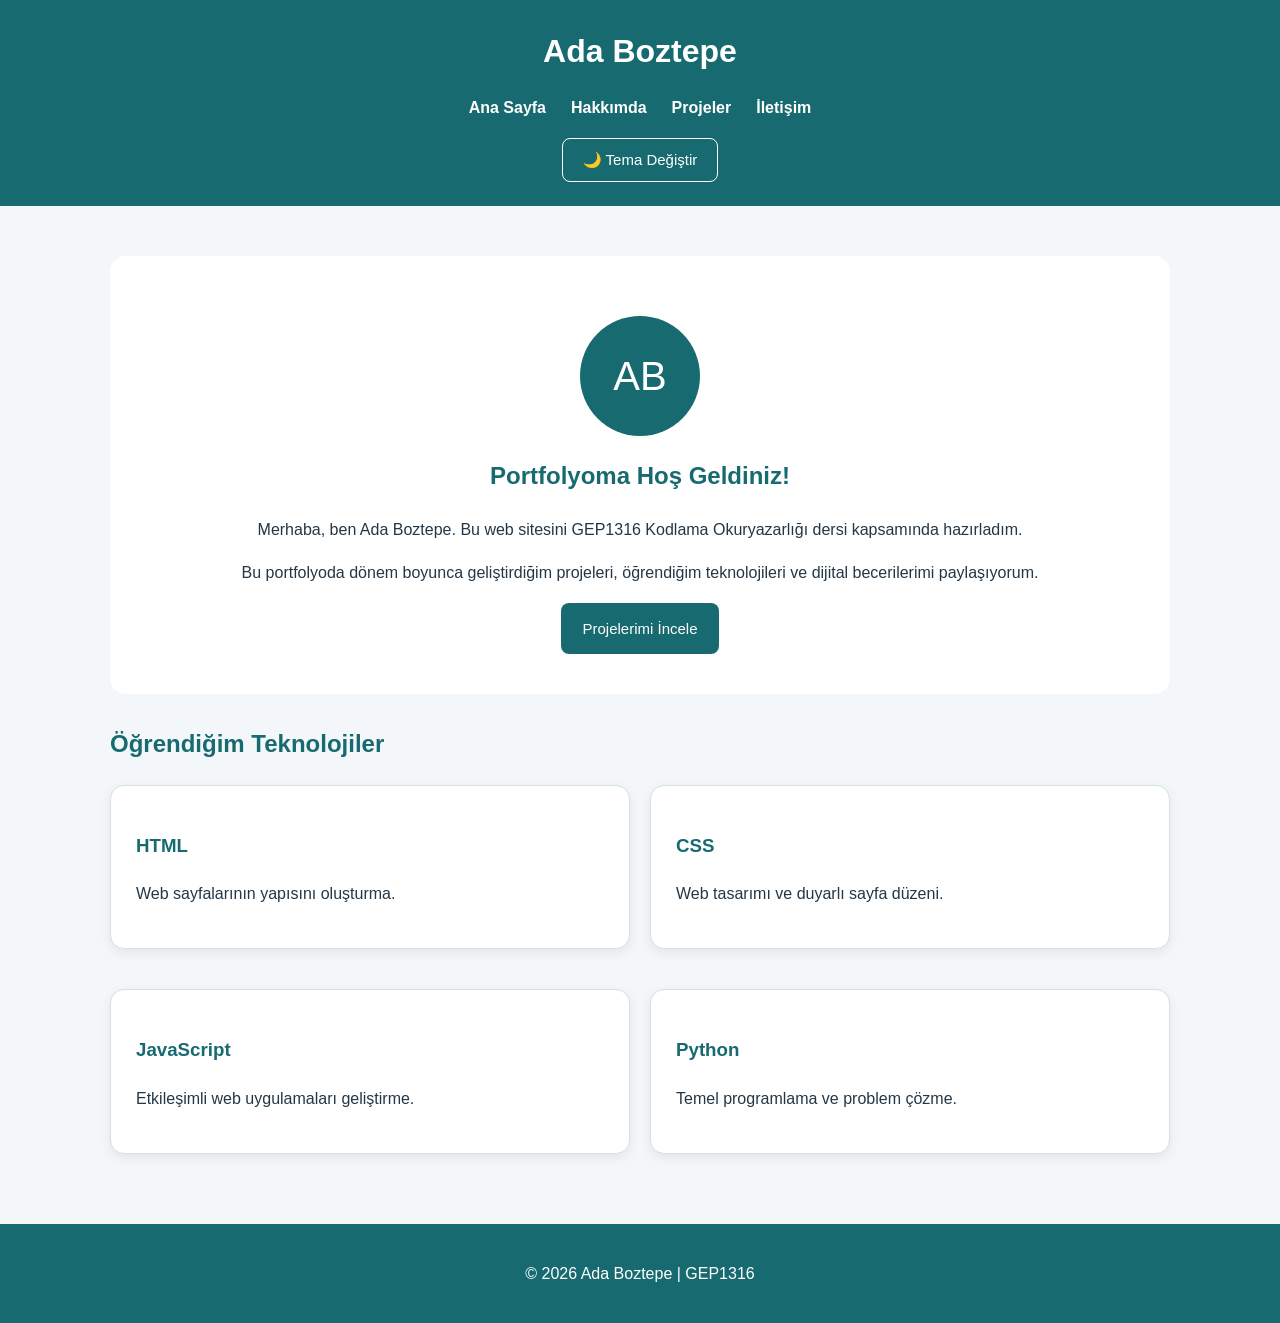
<file: index.html>
<!DOCTYPE html>
<html lang="tr">
<head>
    <meta charset="UTF-8">
    <meta name="viewport" content="width=device-width, initial-scale=1.0">
    <title>Ada Boztepe | Kişisel Portfolyo</title>
    <link rel="stylesheet" href="style.css">
    <script src="script.js" defer></script>
</head>
<body>
    <header>
        <h1>Ada Boztepe</h1>
        <nav aria-label="Ana menü">
            <button id="menuToggle" aria-expanded="false" aria-controls="navLinks">☰ Menü</button>
            <ul id="navLinks">
                <li><a href="index.html">Ana Sayfa</a></li>
                <li><a href="hakkimda.html">Hakkımda</a></li>
                <li><a href="projeler.html">Projeler</a></li>
                <li><a href="iletisim.html">İletişim</a></li>
            </ul>
        </nav>
        <button id="themeToggle">🌙 Tema Değiştir</button>
    </header>

    <main>
        <section class="hero">
            <div class="avatar" role="img" aria-label="Ada Boztepe baş harflerinden oluşan avatar">AB</div>
            <h2>Portfolyoma Hoş Geldiniz!</h2>
            <p>Merhaba, ben Ada Boztepe. Bu web sitesini GEP1316 Kodlama Okuryazarlığı dersi kapsamında hazırladım.</p>
            <p>Bu portfolyoda dönem boyunca geliştirdiğim projeleri, öğrendiğim teknolojileri ve dijital becerilerimi paylaşıyorum.</p>
            <a class="btn" href="projeler.html">Projelerimi İncele</a>
        </section>

        <section class="skills">
            <h2>Öğrendiğim Teknolojiler</h2>
            <div class="cards">
                <article class="card">
                    <h3>HTML</h3>
                    <p>Web sayfalarının yapısını oluşturma.</p>
                </article>
                <article class="card">
                    <h3>CSS</h3>
                    <p>Web tasarımı ve duyarlı sayfa düzeni.</p>
                </article>
                <article class="card">
                    <h3>JavaScript</h3>
                    <p>Etkileşimli web uygulamaları geliştirme.</p>
                </article>
                <article class="card">
                    <h3>Python</h3>
                    <p>Temel programlama ve problem çözme.</p>
                </article>
            </div>
        </section>
    </main>

    <footer>
        <p>© 2026 Ada Boztepe | GEP1316</p>
    </footer>
</body>
</html>
</file>
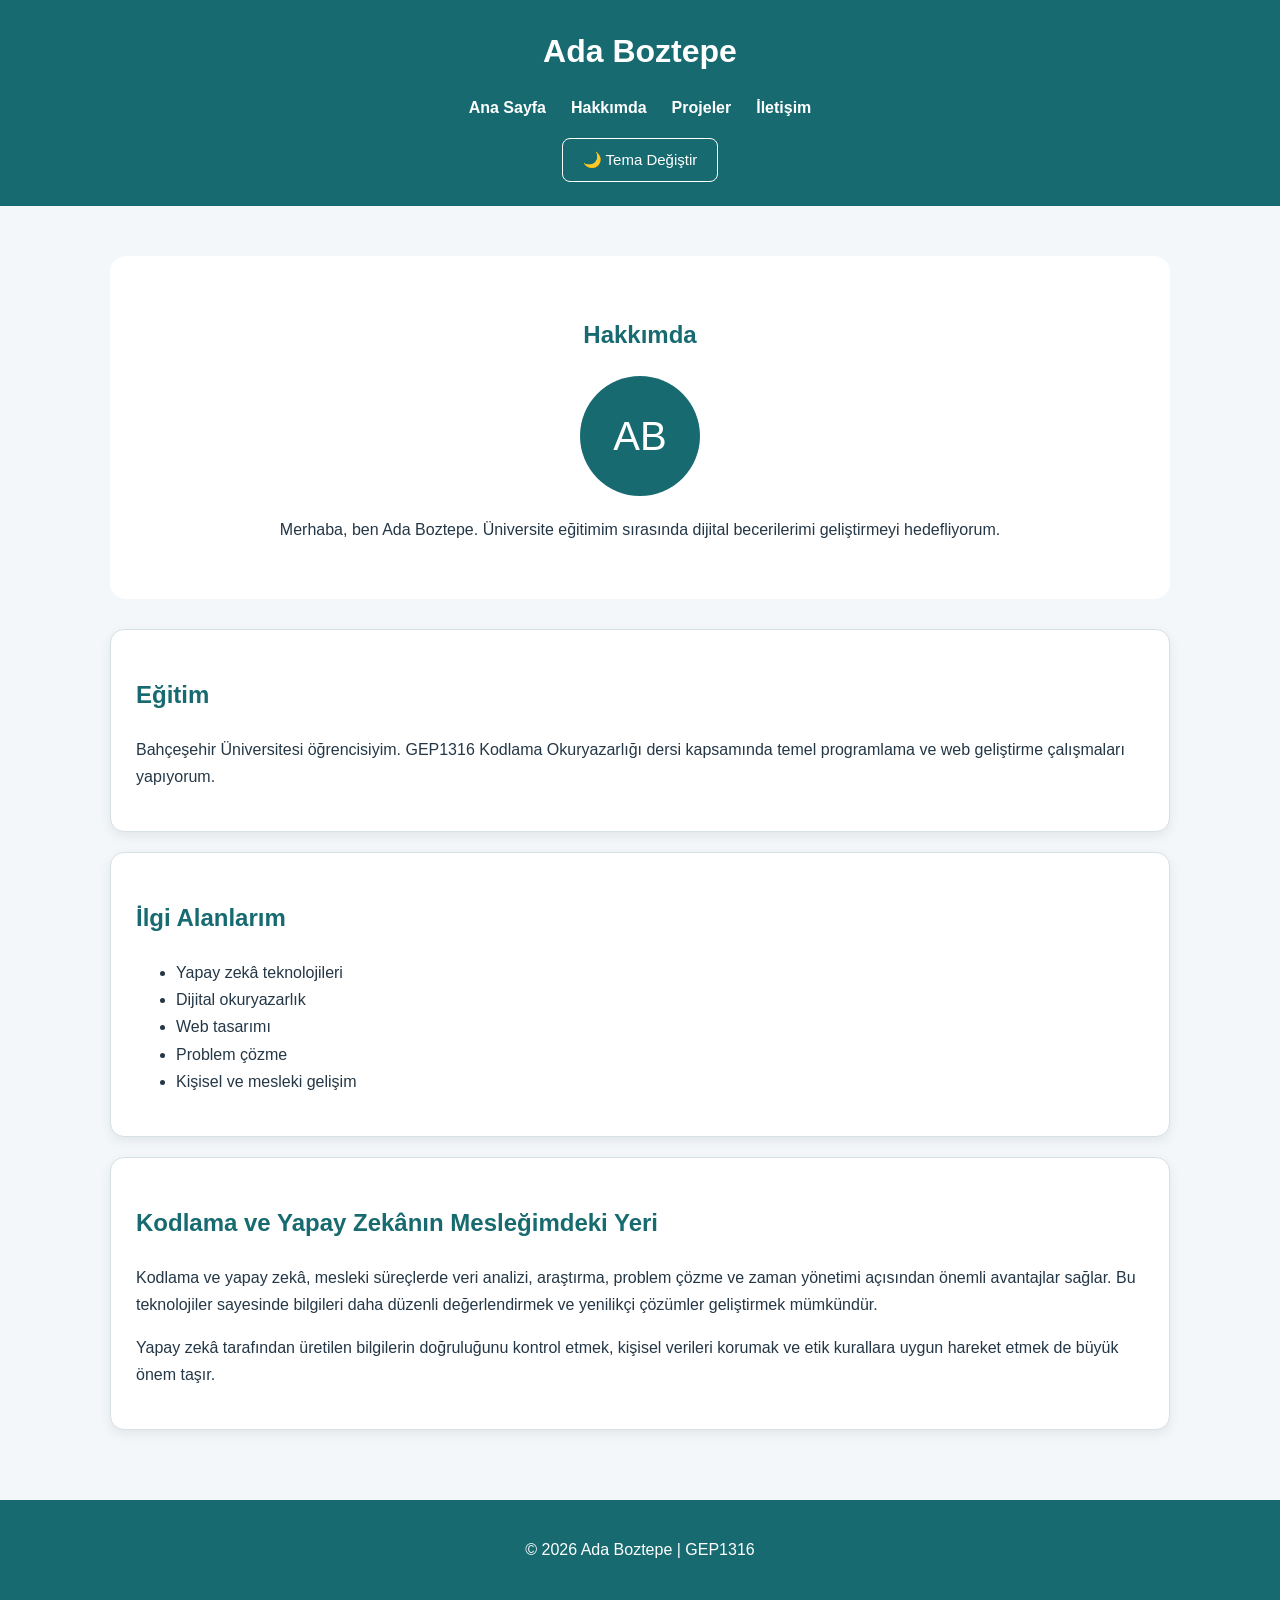
<file: hakkimda.html>
<!DOCTYPE html>
<html lang="tr">
<head>
    <meta charset="UTF-8">
    <meta name="viewport" content="width=device-width, initial-scale=1.0">
    <title>Hakkımda | Ada Boztepe</title>
    <link rel="stylesheet" href="style.css">
    <script src="script.js" defer></script>
</head>
<body>
    <header>
        <h1>Ada Boztepe</h1>
        <nav aria-label="Ana menü">
            <button id="menuToggle" aria-expanded="false" aria-controls="navLinks">☰ Menü</button>
            <ul id="navLinks">
                <li><a href="index.html">Ana Sayfa</a></li>
                <li><a href="hakkimda.html">Hakkımda</a></li>
                <li><a href="projeler.html">Projeler</a></li>
                <li><a href="iletisim.html">İletişim</a></li>
            </ul>
        </nav>
        <button id="themeToggle">🌙 Tema Değiştir</button>
    </header>

    <main>
        <section class="hero">
            <h2>Hakkımda</h2>
            <div class="avatar" role="img" aria-label="Ada Boztepe avatarı">AB</div>
            <p>Merhaba, ben Ada Boztepe. Üniversite eğitimim sırasında dijital becerilerimi geliştirmeyi hedefliyorum.</p>
        </section>

        <section class="card">
            <h2>Eğitim</h2>
            <p>Bahçeşehir Üniversitesi öğrencisiyim. GEP1316 Kodlama Okuryazarlığı dersi kapsamında temel programlama ve web geliştirme çalışmaları yapıyorum.</p>
        </section>

        <section class="card">
            <h2>İlgi Alanlarım</h2>
            <ul>
                <li>Yapay zekâ teknolojileri</li>
                <li>Dijital okuryazarlık</li>
                <li>Web tasarımı</li>
                <li>Problem çözme</li>
                <li>Kişisel ve mesleki gelişim</li>
            </ul>
        </section>

        <section class="card">
            <h2>Kodlama ve Yapay Zekânın Mesleğimdeki Yeri</h2>
            <p>Kodlama ve yapay zekâ, mesleki süreçlerde veri analizi, araştırma, problem çözme ve zaman yönetimi açısından önemli avantajlar sağlar. Bu teknolojiler sayesinde bilgileri daha düzenli değerlendirmek ve yenilikçi çözümler geliştirmek mümkündür.</p>
            <p>Yapay zekâ tarafından üretilen bilgilerin doğruluğunu kontrol etmek, kişisel verileri korumak ve etik kurallara uygun hareket etmek de büyük önem taşır.</p>
        </section>
    </main>

    <footer>
        <p>© 2026 Ada Boztepe | GEP1316</p>
    </footer>
</body>
</html>
</file>
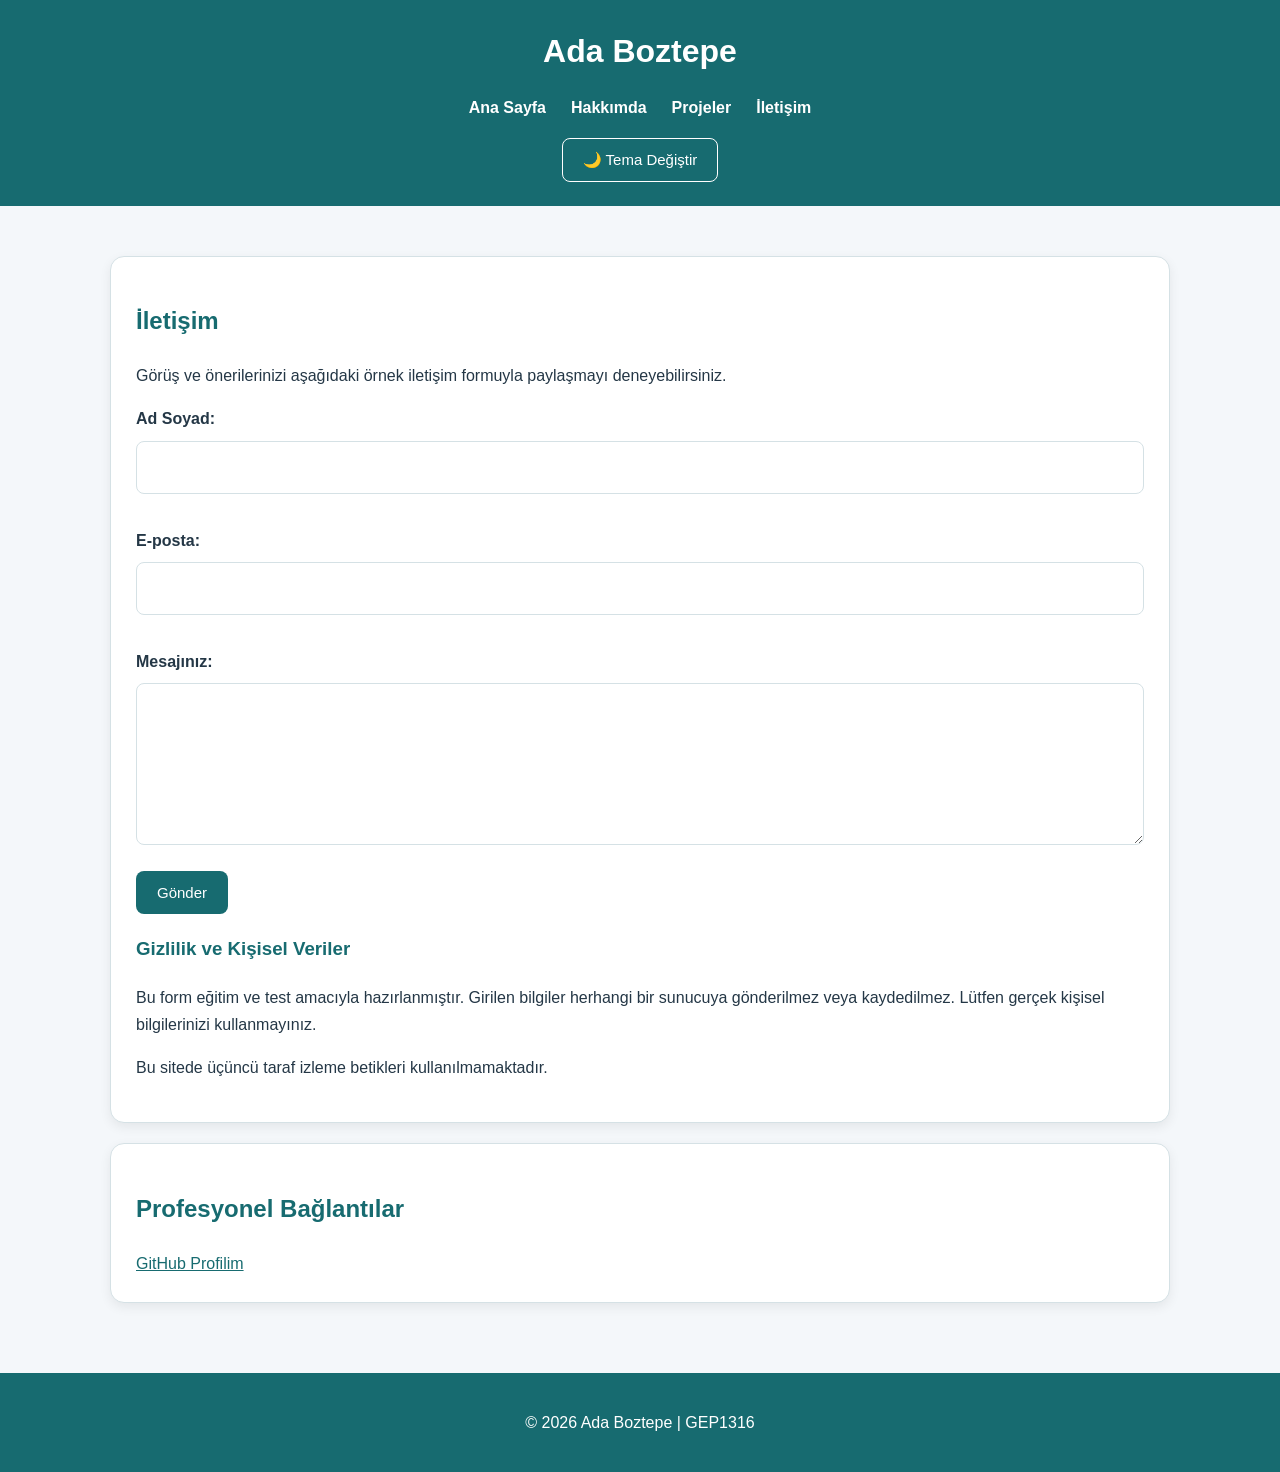
<file: iletisim.html>
<!DOCTYPE html>
<html lang="tr">
<head>
    <meta charset="UTF-8">
    <meta name="viewport" content="width=device-width, initial-scale=1.0">
    <title>İletişim | Ada Boztepe</title>
    <link rel="stylesheet" href="style.css">
    <script src="script.js" defer></script>
</head>
<body>
    <header>
        <h1>Ada Boztepe</h1>
        <nav aria-label="Ana menü">
            <button id="menuToggle" aria-expanded="false" aria-controls="navLinks">☰ Menü</button>
            <ul id="navLinks">
                <li><a href="index.html">Ana Sayfa</a></li>
                <li><a href="hakkimda.html">Hakkımda</a></li>
                <li><a href="projeler.html">Projeler</a></li>
                <li><a href="iletisim.html">İletişim</a></li>
            </ul>
        </nav>
        <button id="themeToggle">🌙 Tema Değiştir</button>
    </header>

    <main>
        <section class="card">
            <h2>İletişim</h2>
            <p>Görüş ve önerilerinizi aşağıdaki örnek iletişim formuyla paylaşmayı deneyebilirsiniz.</p>

            <form id="contactForm">
                <label for="name">Ad Soyad:</label>
                <input type="text" id="name" required minlength="3">

                <label for="email">E-posta:</label>
                <input type="email" id="email" required>

                <label for="message">Mesajınız:</label>
                <textarea id="message" rows="5" required minlength="10"></textarea>

                <button type="submit" class="btn">Gönder</button>

                <p id="formMessage" role="status" aria-live="polite"></p>
            </form>

            <h3>Gizlilik ve Kişisel Veriler</h3>
            <p>Bu form eğitim ve test amacıyla hazırlanmıştır. Girilen bilgiler herhangi bir sunucuya gönderilmez veya kaydedilmez. Lütfen gerçek kişisel bilgilerinizi kullanmayınız.</p>
            <p>Bu sitede üçüncü taraf izleme betikleri kullanılmamaktadır.</p>
        </section>

        <section class="card">
            <h2>Profesyonel Bağlantılar</h2>
            <a href="https://github.com/Ada957" target="_blank" rel="noopener noreferrer">GitHub Profilim</a>
        </section>
    </main>

    <footer>
        <p>© 2026 Ada Boztepe | GEP1316</p>
    </footer>
</body>
</html>
</file>
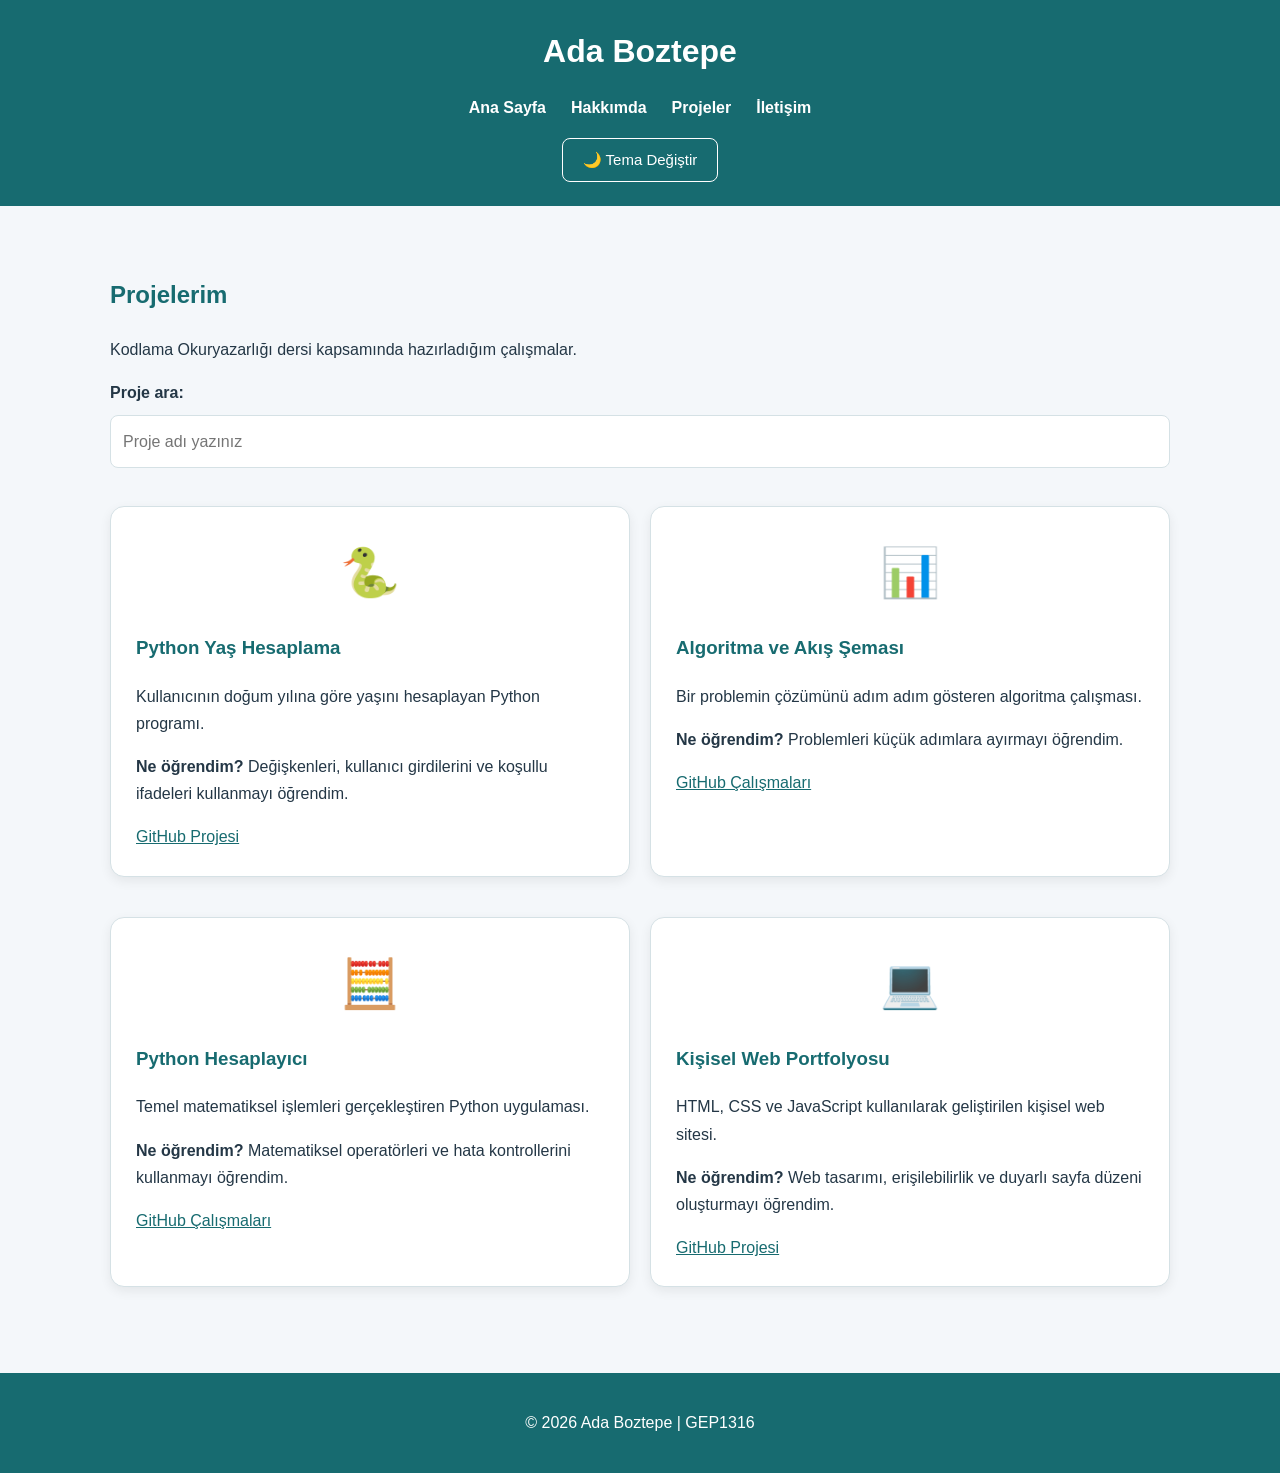
<file: projeler.html>
<!DOCTYPE html>
<html lang="tr">
<head>
    <meta charset="UTF-8">
    <meta name="viewport" content="width=device-width, initial-scale=1.0">
    <title>Projeler | Ada Boztepe</title>
    <link rel="stylesheet" href="style.css">
    <script src="script.js" defer></script>
</head>
<body>
    <header>
        <h1>Ada Boztepe</h1>
        <nav aria-label="Ana menü">
            <button id="menuToggle" aria-expanded="false" aria-controls="navLinks">☰ Menü</button>
            <ul id="navLinks">
                <li><a href="index.html">Ana Sayfa</a></li>
                <li><a href="hakkimda.html">Hakkımda</a></li>
                <li><a href="projeler.html">Projeler</a></li>
                <li><a href="iletisim.html">İletişim</a></li>
            </ul>
        </nav>
        <button id="themeToggle">🌙 Tema Değiştir</button>
    </header>

    <main>
        <h2>Projelerim</h2>
        <p>Kodlama Okuryazarlığı dersi kapsamında hazırladığım çalışmalar.</p>

        <label for="projectSearch">Proje ara:</label>
        <input type="search" id="projectSearch" placeholder="Proje adı yazınız">

        <div class="cards" id="projectList">

            <article class="card project-card">
                <div class="project-icon" role="img" aria-label="Python projesi">🐍</div>
                <h3>Python Yaş Hesaplama</h3>
                <p>Kullanıcının doğum yılına göre yaşını hesaplayan Python programı.</p>
                <p><strong>Ne öğrendim?</strong> Değişkenleri, kullanıcı girdilerini ve koşullu ifadeleri kullanmayı öğrendim.</p>
                <a href="https://github.com/Ada957/gep1316-portfolyo-">GitHub Projesi</a>
            </article>

            <article class="card project-card">
                <div class="project-icon" role="img" aria-label="Algoritma projesi">📊</div>
                <h3>Algoritma ve Akış Şeması</h3>
                <p>Bir problemin çözümünü adım adım gösteren algoritma çalışması.</p>
                <p><strong>Ne öğrendim?</strong> Problemleri küçük adımlara ayırmayı öğrendim.</p>
                <a href="https://github.com/Ada957?tab=repositories">GitHub Çalışmaları</a>
            </article>

            <article class="card project-card">
                <div class="project-icon" role="img" aria-label="Hesap makinesi projesi">🧮</div>
                <h3>Python Hesaplayıcı</h3>
                <p>Temel matematiksel işlemleri gerçekleştiren Python uygulaması.</p>
                <p><strong>Ne öğrendim?</strong> Matematiksel operatörleri ve hata kontrollerini kullanmayı öğrendim.</p>
                <a href="https://github.com/Ada957?tab=repositories">GitHub Çalışmaları</a>
            </article>

            <article class="card project-card">
                <div class="project-icon" role="img" aria-label="Web tasarımı projesi">💻</div>
                <h3>Kişisel Web Portfolyosu</h3>
                <p>HTML, CSS ve JavaScript kullanılarak geliştirilen kişisel web sitesi.</p>
                <p><strong>Ne öğrendim?</strong> Web tasarımı, erişilebilirlik ve duyarlı sayfa düzeni oluşturmayı öğrendim.</p>
                <a href="https://github.com/Ada957/GEP1316-Web-Portfolyo-">GitHub Projesi</a>
            </article>

        </div>

        <p id="searchMessage" aria-live="polite"></p>
    </main>

    <footer>
        <p>© 2026 Ada Boztepe | GEP1316</p>
    </footer>
</body>
</html>
</file>
<file: style.css>
:root {
    --background: #f4f7fa;
    --surface: #ffffff;
    --primary: #176b70;
    --text: #243746;
    --border: #d5e1e5;
}

* {
    box-sizing: border-box;
}

body {
    margin: 0;
    font-family: Arial, sans-serif;
    background: var(--background);
    color: var(--text);
    line-height: 1.7;
}

header {
    background: #176b70;
    color: white;
    padding: 24px;
    text-align: center;
}

header h1 {
    margin: 0 0 15px;
}

nav ul {
    display: flex;
    justify-content: center;
    flex-wrap: wrap;
    gap: 25px;
    list-style: none;
    padding: 0;
}

nav a {
    color: white;
    text-decoration: none;
    font-weight: bold;
}

nav a:hover {
    text-decoration: underline;
}

main {
    max-width: 1100px;
    margin: 30px auto;
    padding: 20px;
    min-height: 65vh;
}

.hero {
    text-align: center;
    padding: 40px 20px;
    background: var(--surface);
    border-radius: 16px;
    margin-bottom: 30px;
}

.avatar {
    width: 120px;
    height: 120px;
    border-radius: 50%;
    background: #176b70;
    color: white;
    display: flex;
    align-items: center;
    justify-content: center;
    font-size: 40px;
    margin: 20px auto;
}

.cards {
    display: grid;
    grid-template-columns: repeat(2, 1fr);
    gap: 20px;
    margin-top: 20px;
}

.card {
    background: var(--surface);
    padding: 25px;
    border: 1px solid var(--border);
    border-radius: 14px;
    margin-bottom: 20px;
    box-shadow: 0 4px 12px rgba(0,0,0,0.07);
}

.card:hover {
    box-shadow: 0 6px 18px rgba(0,0,0,0.12);
}

h2, h3 {
    color: var(--primary);
}

a {
    color: var(--primary);
}

.project-icon {
    font-size: 48px;
    text-align: center;
}

button, .btn {
    display: inline-block;
    background: #176b70;
    color: white;
    padding: 12px 20px;
    border: 1px solid transparent;
    border-radius: 8px;
    cursor: pointer;
    text-decoration: none;
    font-size: 15px;
}

button:hover, .btn:hover {
    background: #105459;
}

#themeToggle, #menuToggle {
    border: 1px solid white;
}

label {
    display: block;
    font-weight: bold;
    margin-top: 15px;
}

input, textarea {
    width: 100%;
    padding: 12px;
    margin: 8px 0 18px;
    border: 1px solid var(--border);
    border-radius: 8px;
    font: inherit;
    background: var(--surface);
    color: var(--text);
}

a:focus-visible,
button:focus-visible,
input:focus-visible,
textarea:focus-visible {
    outline: 3px solid #e6a23c;
    outline-offset: 3px;
}

footer {
    background: #176b70;
    color: white;
    text-align: center;
    padding: 20px;
}

body.dark {
    --background: #121c24;
    --surface: #20313e;
    --text: #f0f4f8;
    --primary: #80d5ce;
    --border: #435461;
}

#menuToggle {
    display: none;
}

[hidden] {
    display: none !important;
}

/* Tablet uyumluluğu */
@media (max-width: 900px) {
    main {
        padding: 15px;
    }

    .cards {
        gap: 15px;
    }
}

/* Telefon uyumluluğu */
@media (max-width: 600px) {
    .cards {
        grid-template-columns: 1fr;
    }

    #menuToggle {
        display: inline-block;
    }

    nav ul {
        display: none;
        flex-direction: column;
        gap: 12px;
    }

    nav ul.open {
        display: flex;
    }

    .hero {
        padding: 25px 15px;
    }

    header h1 {
        font-size: 26px;
    }
}
</file>
